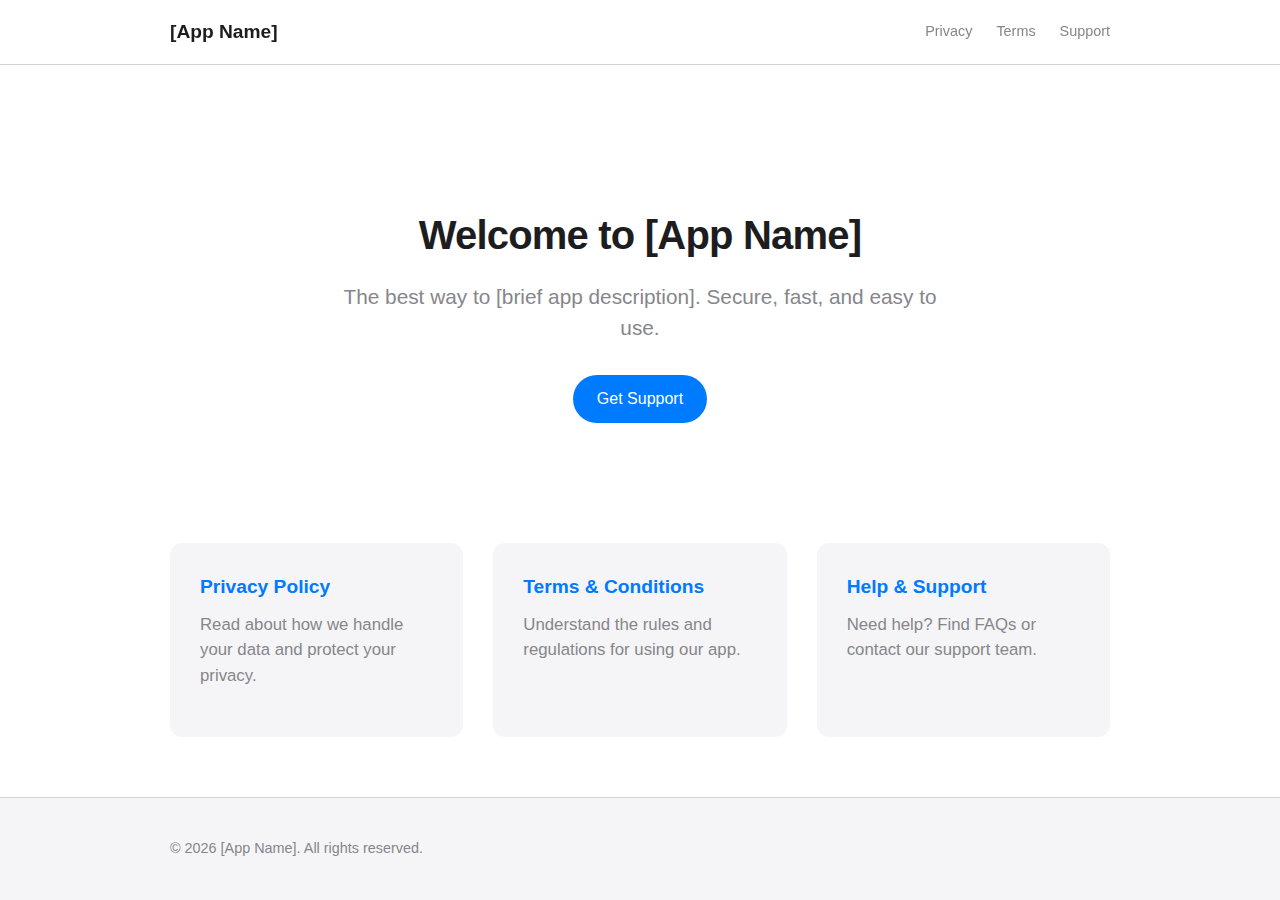
<file: index.html>
<!DOCTYPE html>
<html lang="en">

<head>
    <meta charset="UTF-8">
    <meta name="viewport" content="width=device-width, initial-scale=1.0">
    <title>[App Name] - Support & Legal</title>
    <link rel="stylesheet" href="assets/css/style.css">
</head>

<body>
    <header>
        <div class="container">
            <nav>
                <a href="index.html" class="logo">[App Name]</a>
                <div class="nav-links">
                    <a href="privacy.html">Privacy</a>
                    <a href="terms.html">Terms</a>
                    <a href="support.html">Support</a>
                </div>
            </nav>
        </div>
    </header>

    <main>
        <div class="container">
            <section class="hero">
                <h1>Welcome to [App Name]</h1>
                <p>The best way to [brief app description]. Secure, fast, and easy to use.</p>
                <a href="support.html" class="cta-button">Get Support</a>
            </section>

            <div class="grid">
                <a href="privacy.html" class="card">
                    <h3>Privacy Policy</h3>
                    <p>Read about how we handle your data and protect your privacy.</p>
                </a>
                <a href="terms.html" class="card">
                    <h3>Terms & Conditions</h3>
                    <p>Understand the rules and regulations for using our app.</p>
                </a>
                <a href="support.html" class="card">
                    <h3>Help & Support</h3>
                    <p>Need help? Find FAQs or contact our support team.</p>
                </a>
            </div>
        </div>
    </main>

    <footer>
        <div class="container footer-content">
            <div class="copyright">
                &copy;
                <script>document.write(new Date().getFullYear())</script> [App Name]. All rights reserved.
            </div>
        </div>
    </footer>
</body>

</html>
</file>
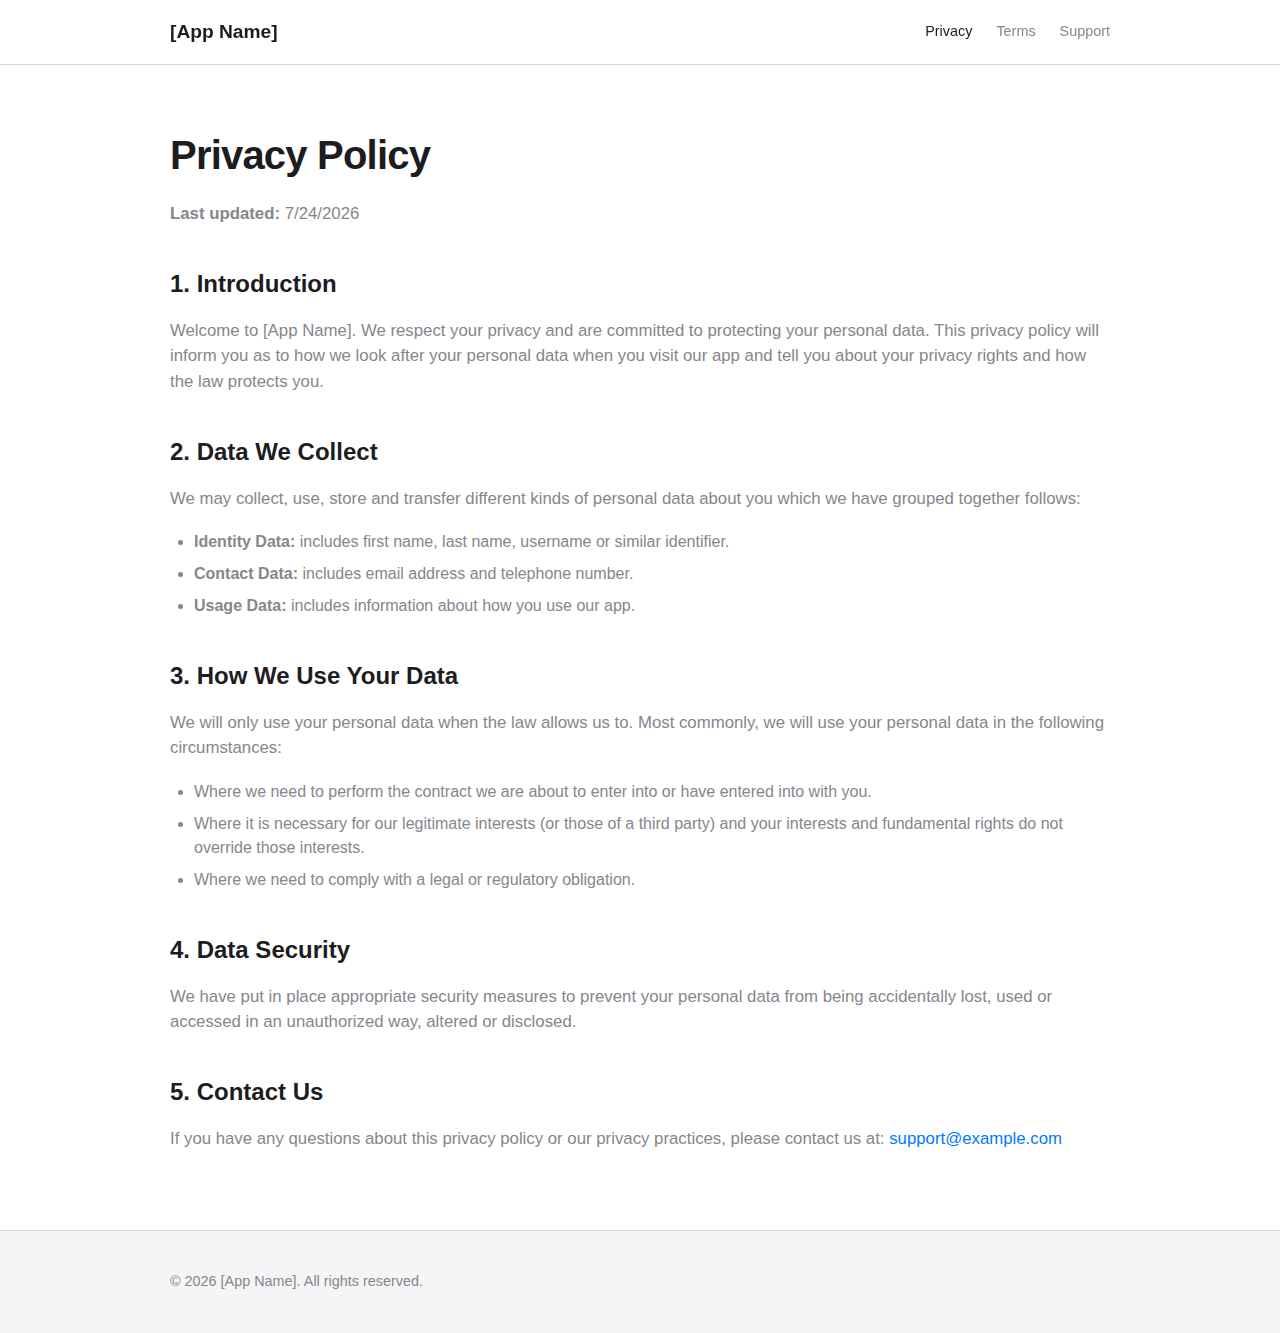
<file: privacy.html>
<!DOCTYPE html>
<html lang="en">

<head>
    <meta charset="UTF-8">
    <meta name="viewport" content="width=device-width, initial-scale=1.0">
    <title>Privacy Policy - [App Name]</title>
    <link rel="stylesheet" href="assets/css/style.css">
</head>

<body>
    <header>
        <div class="container">
            <nav>
                <a href="index.html" class="logo">[App Name]</a>
                <div class="nav-links">
                    <a href="privacy.html" class="active">Privacy</a>
                    <a href="terms.html">Terms</a>
                    <a href="support.html">Support</a>
                </div>
            </nav>
        </div>
    </header>

    <main>
        <div class="container">
            <h1>Privacy Policy</h1>
            <p><strong>Last updated:</strong>
                <script>document.write(new Date().toLocaleDateString())</script>
            </p>

            <h2>1. Introduction</h2>
            <p>Welcome to [App Name]. We respect your privacy and are committed to protecting your personal data. This
                privacy policy will inform you as to how we look after your personal data when you visit our app and
                tell you about your privacy rights and how the law protects you.</p>

            <h2>2. Data We Collect</h2>
            <p>We may collect, use, store and transfer different kinds of personal data about you which we have grouped
                together follows:</p>
            <ul>
                <li><strong>Identity Data:</strong> includes first name, last name, username or similar identifier.</li>
                <li><strong>Contact Data:</strong> includes email address and telephone number.</li>
                <li><strong>Usage Data:</strong> includes information about how you use our app.</li>
            </ul>

            <h2>3. How We Use Your Data</h2>
            <p>We will only use your personal data when the law allows us to. Most commonly, we will use your personal
                data in the following circumstances:</p>
            <ul>
                <li>Where we need to perform the contract we are about to enter into or have entered into with you.</li>
                <li>Where it is necessary for our legitimate interests (or those of a third party) and your interests
                    and fundamental rights do not override those interests.</li>
                <li>Where we need to comply with a legal or regulatory obligation.</li>
            </ul>

            <h2>4. Data Security</h2>
            <p>We have put in place appropriate security measures to prevent your personal data from being accidentally
                lost, used or accessed in an unauthorized way, altered or disclosed.</p>

            <h2>5. Contact Us</h2>
            <p>If you have any questions about this privacy policy or our privacy practices, please contact us at: <a
                    href="mailto:support@example.com">support@example.com</a></p>
        </div>
    </main>

    <footer>
        <div class="container footer-content">
            <div class="copyright">
                &copy;
                <script>document.write(new Date().getFullYear())</script> [App Name]. All rights reserved.
            </div>
        </div>
    </footer>
</body>

</html>
</file>
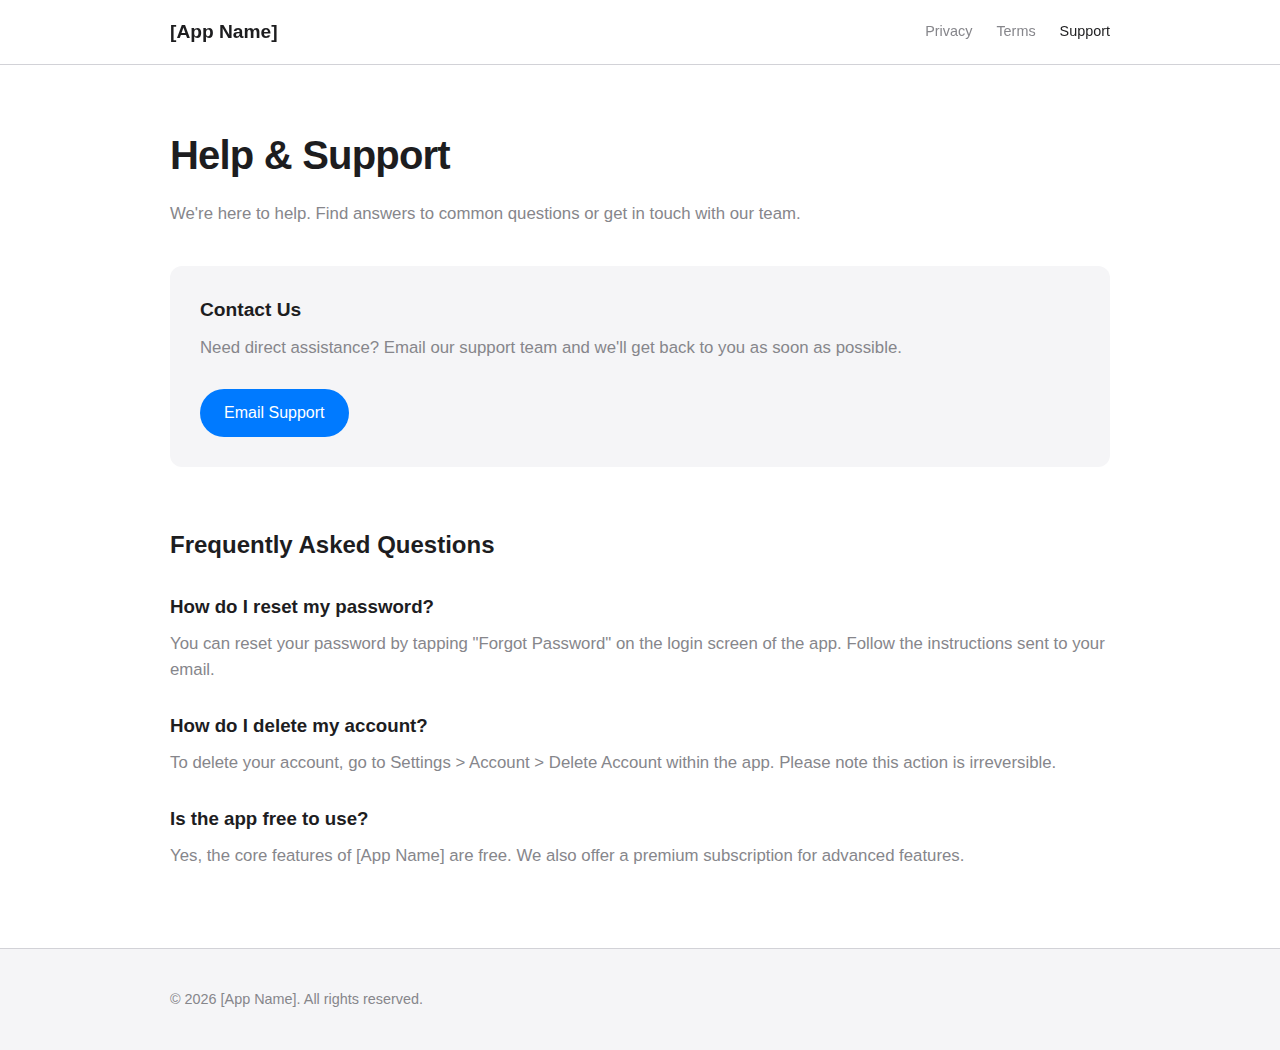
<file: support.html>
<!DOCTYPE html>
<html lang="en">

<head>
    <meta charset="UTF-8">
    <meta name="viewport" content="width=device-width, initial-scale=1.0">
    <title>Support - [App Name]</title>
    <link rel="stylesheet" href="assets/css/style.css">
</head>

<body>
    <header>
        <div class="container">
            <nav>
                <a href="index.html" class="logo">[App Name]</a>
                <div class="nav-links">
                    <a href="privacy.html">Privacy</a>
                    <a href="terms.html">Terms</a>
                    <a href="support.html" class="active">Support</a>
                </div>
            </nav>
        </div>
    </header>

    <main>
        <div class="container">
            <h1>Help & Support</h1>
            <p>We're here to help. Find answers to common questions or get in touch with our team.</p>

            <div class="grid">
                <div class="card">
                    <h3>Contact Us</h3>
                    <p>Need direct assistance? Email our support team and we'll get back to you as soon as possible.</p>
                    <a href="mailto:support@example.com" class="cta-button" style="margin-top: 10px;">Email Support</a>
                </div>
            </div>

            <h2 style="margin-top: 60px;">Frequently Asked Questions</h2>

            <div style="margin-top: 30px;">
                <h3 style="margin-bottom: 10px;">How do I reset my password?</h3>
                <p>You can reset your password by tapping "Forgot Password" on the login screen of the app. Follow the
                    instructions sent to your email.</p>

                <h3 style="margin-top: 30px; margin-bottom: 10px;">How do I delete my account?</h3>
                <p>To delete your account, go to Settings > Account > Delete Account within the app. Please note this
                    action is irreversible.</p>

                <h3 style="margin-top: 30px; margin-bottom: 10px;">Is the app free to use?</h3>
                <p>Yes, the core features of [App Name] are free. We also offer a premium subscription for advanced
                    features.</p>
            </div>
        </div>
    </main>

    <footer>
        <div class="container footer-content">
            <div class="copyright">
                &copy;
                <script>document.write(new Date().getFullYear())</script> [App Name]. All rights reserved.
            </div>
        </div>
    </footer>
</body>

</html>
</file>
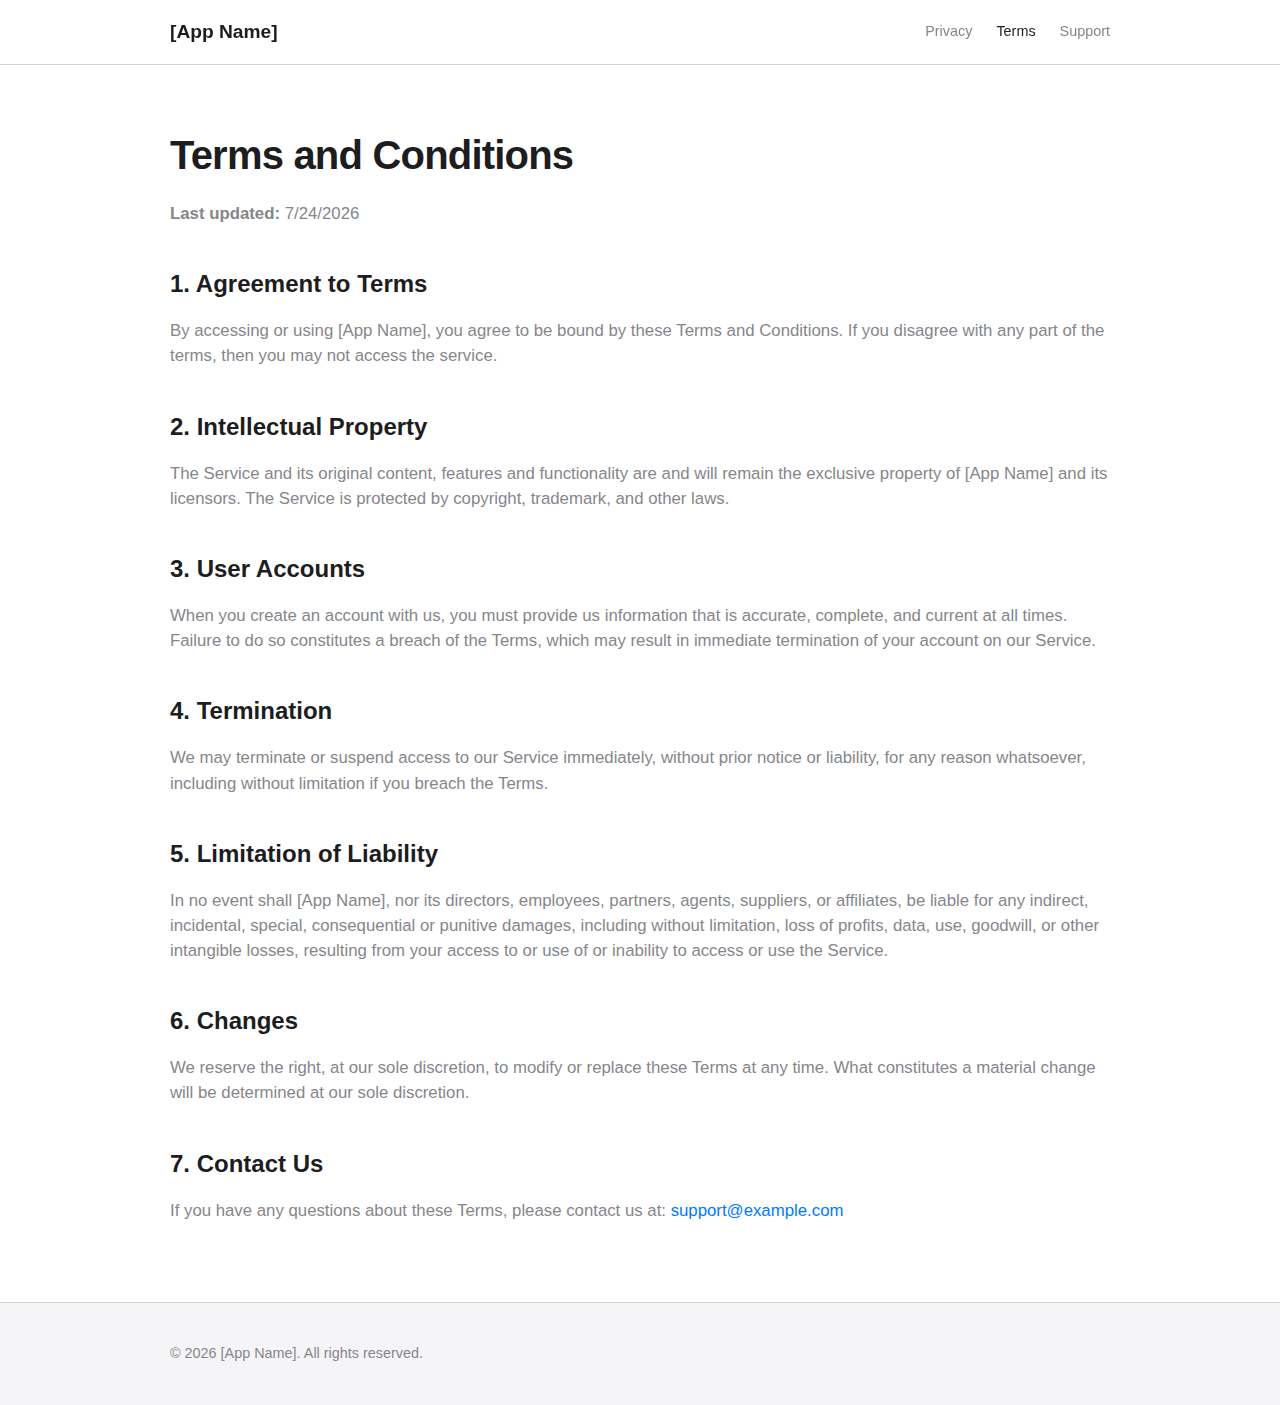
<file: terms.html>
<!DOCTYPE html>
<html lang="en">

<head>
    <meta charset="UTF-8">
    <meta name="viewport" content="width=device-width, initial-scale=1.0">
    <title>Terms & Conditions - [App Name]</title>
    <link rel="stylesheet" href="assets/css/style.css">
</head>

<body>
    <header>
        <div class="container">
            <nav>
                <a href="index.html" class="logo">[App Name]</a>
                <div class="nav-links">
                    <a href="privacy.html">Privacy</a>
                    <a href="terms.html" class="active">Terms</a>
                    <a href="support.html">Support</a>
                </div>
            </nav>
        </div>
    </header>

    <main>
        <div class="container">
            <h1>Terms and Conditions</h1>
            <p><strong>Last updated:</strong>
                <script>document.write(new Date().toLocaleDateString())</script>
            </p>

            <h2>1. Agreement to Terms</h2>
            <p>By accessing or using [App Name], you agree to be bound by these Terms and Conditions. If you disagree
                with any part of the terms, then you may not access the service.</p>

            <h2>2. Intellectual Property</h2>
            <p>The Service and its original content, features and functionality are and will remain the exclusive
                property of [App Name] and its licensors. The Service is protected by copyright, trademark, and other
                laws.</p>

            <h2>3. User Accounts</h2>
            <p>When you create an account with us, you must provide us information that is accurate, complete, and
                current at all times. Failure to do so constitutes a breach of the Terms, which may result in immediate
                termination of your account on our Service.</p>

            <h2>4. Termination</h2>
            <p>We may terminate or suspend access to our Service immediately, without prior notice or liability, for any
                reason whatsoever, including without limitation if you breach the Terms.</p>

            <h2>5. Limitation of Liability</h2>
            <p>In no event shall [App Name], nor its directors, employees, partners, agents, suppliers, or affiliates,
                be liable for any indirect, incidental, special, consequential or punitive damages, including without
                limitation, loss of profits, data, use, goodwill, or other intangible losses, resulting from your access
                to or use of or inability to access or use the Service.</p>

            <h2>6. Changes</h2>
            <p>We reserve the right, at our sole discretion, to modify or replace these Terms at any time. What
                constitutes a material change will be determined at our sole discretion.</p>

            <h2>7. Contact Us</h2>
            <p>If you have any questions about these Terms, please contact us at: <a
                    href="mailto:support@example.com">support@example.com</a></p>
        </div>
    </main>

    <footer>
        <div class="container footer-content">
            <div class="copyright">
                &copy;
                <script>document.write(new Date().getFullYear())</script> [App Name]. All rights reserved.
            </div>
        </div>
    </footer>
</body>

</html>
</file>
<file: assets/css/style.css>
:root {
    --primary-color: #007AFF; /* iOS Blue */
    --text-color: #1d1d1f;
    --text-secondary: #86868b;
    --bg-color: #ffffff;
    --bg-secondary: #f5f5f7;
    --border-color: #d2d2d7;
    --max-width: 980px;
    --radius: 12px;
    --font-stack: -apple-system, BlinkMacSystemFont, "Segoe UI", Roboto, Helvetica, Arial, sans-serif;
}

@media (prefers-color-scheme: dark) {
    :root {
        --text-color: #f5f5f7;
        --text-secondary: #86868b;
        --bg-color: #000000;
        --bg-secondary: #1c1c1e;
        --border-color: #424245;
    }
}

* {
    box-sizing: border-box;
    margin: 0;
    padding: 0;
}

body {
    font-family: var(--font-stack);
    background-color: var(--bg-color);
    color: var(--text-color);
    line-height: 1.5;
    -webkit-font-smoothing: antialiased;
}

a {
    color: var(--primary-color);
    text-decoration: none;
    transition: opacity 0.2s ease;
}

a:hover {
    opacity: 0.8;
    text-decoration: underline;
}

/* Layout */
.container {
    max-width: var(--max-width);
    margin: 0 auto;
    padding: 0 20px;
}

header {
    background-color: rgba(255, 255, 255, 0.8);
    backdrop-filter: blur(20px);
    -webkit-backdrop-filter: blur(20px);
    position: sticky;
    top: 0;
    z-index: 100;
    border-bottom: 1px solid var(--border-color);
}

@media (prefers-color-scheme: dark) {
    header {
        background-color: rgba(0, 0, 0, 0.8);
    }
}

nav {
    display: flex;
    justify-content: space-between;
    align-items: center;
    height: 64px;
}

.logo {
    font-weight: 600;
    font-size: 1.2rem;
    color: var(--text-color);
    text-decoration: none;
}

.nav-links {
    display: flex;
    gap: 24px;
}

.nav-links a {
    color: var(--text-secondary);
    font-size: 0.9rem;
    text-decoration: none;
}

.nav-links a:hover, .nav-links a.active {
    color: var(--text-color);
}

/* Main Content */
main {
    padding: 60px 0;
    min-height: 80vh;
}

h1 {
    font-size: 2.5rem;
    font-weight: 700;
    margin-bottom: 1rem;
    letter-spacing: -0.02em;
}

h2 {
    font-size: 1.5rem;
    font-weight: 600;
    margin-top: 2.5rem;
    margin-bottom: 1rem;
}

p {
    margin-bottom: 1.2rem;
    color: var(--text-secondary);
    font-size: 1.05rem;
}

ul {
    margin-bottom: 1.2rem;
    padding-left: 1.5rem;
    color: var(--text-secondary);
}

li {
    margin-bottom: 0.5rem;
}

/* Cards (for Landing Page) */
.hero {
    text-align: center;
    padding: 80px 0;
}

.hero p {
    font-size: 1.3rem;
    max-width: 600px;
    margin: 0 auto 2rem;
}

.cta-button {
    display: inline-block;
    background-color: var(--primary-color);
    color: white;
    padding: 12px 24px;
    border-radius: 980px;
    font-weight: 500;
    text-decoration: none;
}

.cta-button:hover {
    opacity: 0.9;
    text-decoration: none;
    color: white;
}

.grid {
    display: grid;
    grid-template-columns: repeat(auto-fit, minmax(280px, 1fr));
    gap: 30px;
    margin-top: 40px;
}

.card {
    background-color: var(--bg-secondary);
    padding: 30px;
    border-radius: var(--radius);
    transition: transform 0.2s ease;
}

.card:hover {
    transform: translateY(-4px);
}

.card h3 {
    margin-bottom: 10px;
    font-size: 1.2rem;
}

/* Footer */
footer {
    background-color: var(--bg-secondary);
    padding: 40px 0;
    margin-top: auto;
    border-top: 1px solid var(--border-color);
}

.footer-content {
    display: flex;
    justify-content: space-between;
    align-items: center;
    flex-wrap: wrap;
    gap: 20px;
}

.copyright {
    color: var(--text-secondary);
    font-size: 0.9rem;
}
</file>
